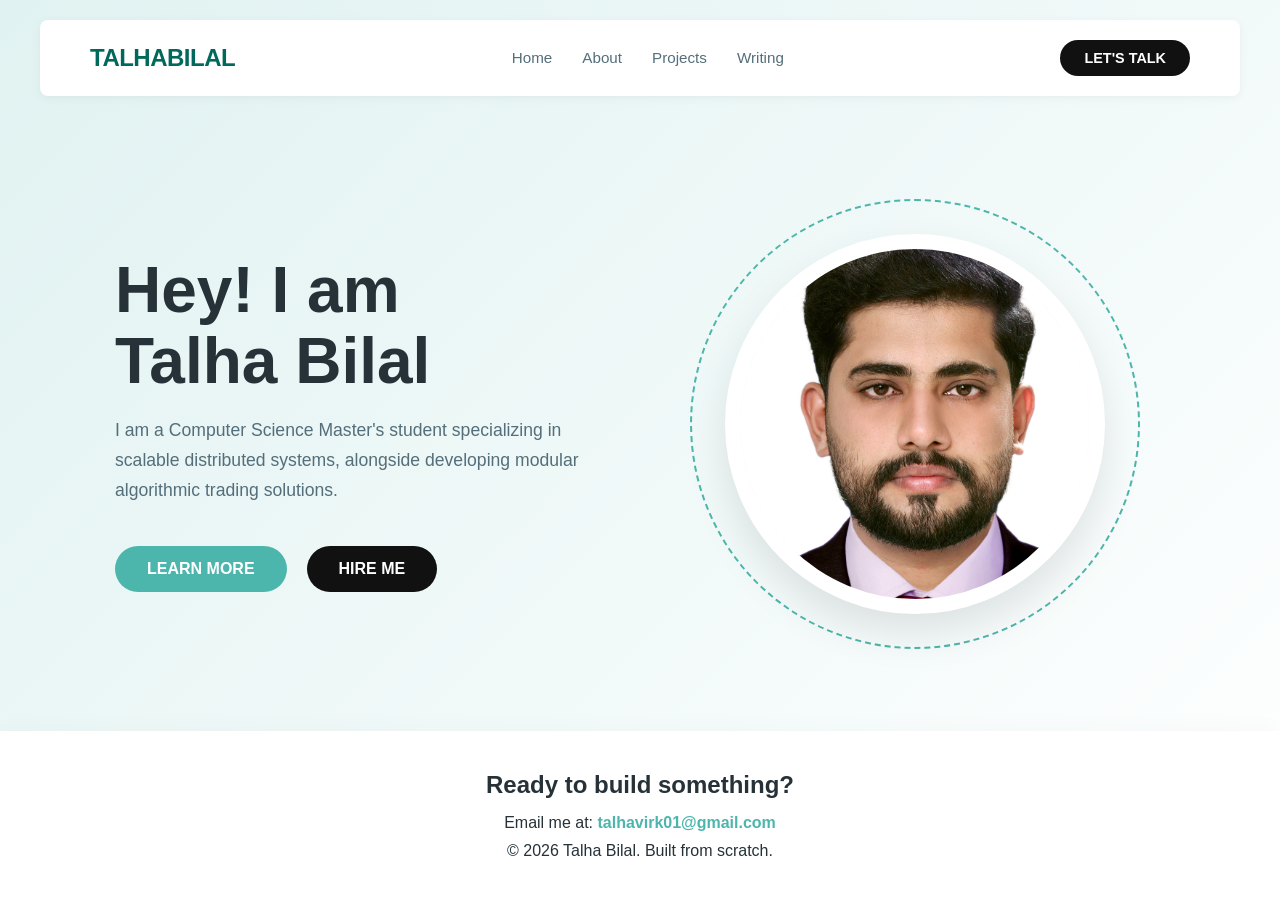
<file: index.html>
<!DOCTYPE html>
<html lang="en">

<head>
    <meta charset="UTF-8">
    <meta name="viewport" content="width=device-width, initial-scale=1.0">
    <title>Talha Bilal | Web Developer Portfolio</title>
    <link rel="stylesheet" href="style.css">
</head>

<body>

    <header>
        <div class="logo">TALHABILAL</div>
        <nav>
            <ul>
                <li><a href="index.html">Home</a></li>
                <li><a href="about.html">About</a></li>
                <li><a href="projects.html">Projects</a></li>
                <li><a href="writing.html">Writing</a></li>
            </ul>
        </nav>
        <a href="contact.html" class="btn-talk">LET'S TALK</a>
    </header>

    <section class="hero" id="home">

        <div class="hero-content">
            <h1>Hey! I am<br>Talha Bilal</h1>
            <p>I am a Computer Science Master's student specializing in scalable distributed systems, alongside
                developing modular algorithmic trading solutions.</p>

            <div class="button-group">
                <a href="projects.html" class="btn-primary">LEARN MORE</a>
                <a href="contact.html" class="btn-secondary">HIRE ME</a>
            </div>
        </div>

        <div class="hero-image">
            <div class="image-wrapper">
                <img src="assets/talha-profile.jpg" alt="Talha Bilal" class="profile-pic">
            </div>
        </div>

    </section>

    <footer>
        <h2>Ready to build something?</h2>
        <p>Email me at: <a href="mailto:talhavirk01@gmail.com">talhavirk01@gmail.com</a></p>
        <p style="margin-top: 10px;">&copy; 2026 Talha Bilal. Built from scratch.</p>
    </footer>

</body>

</html>
</file>
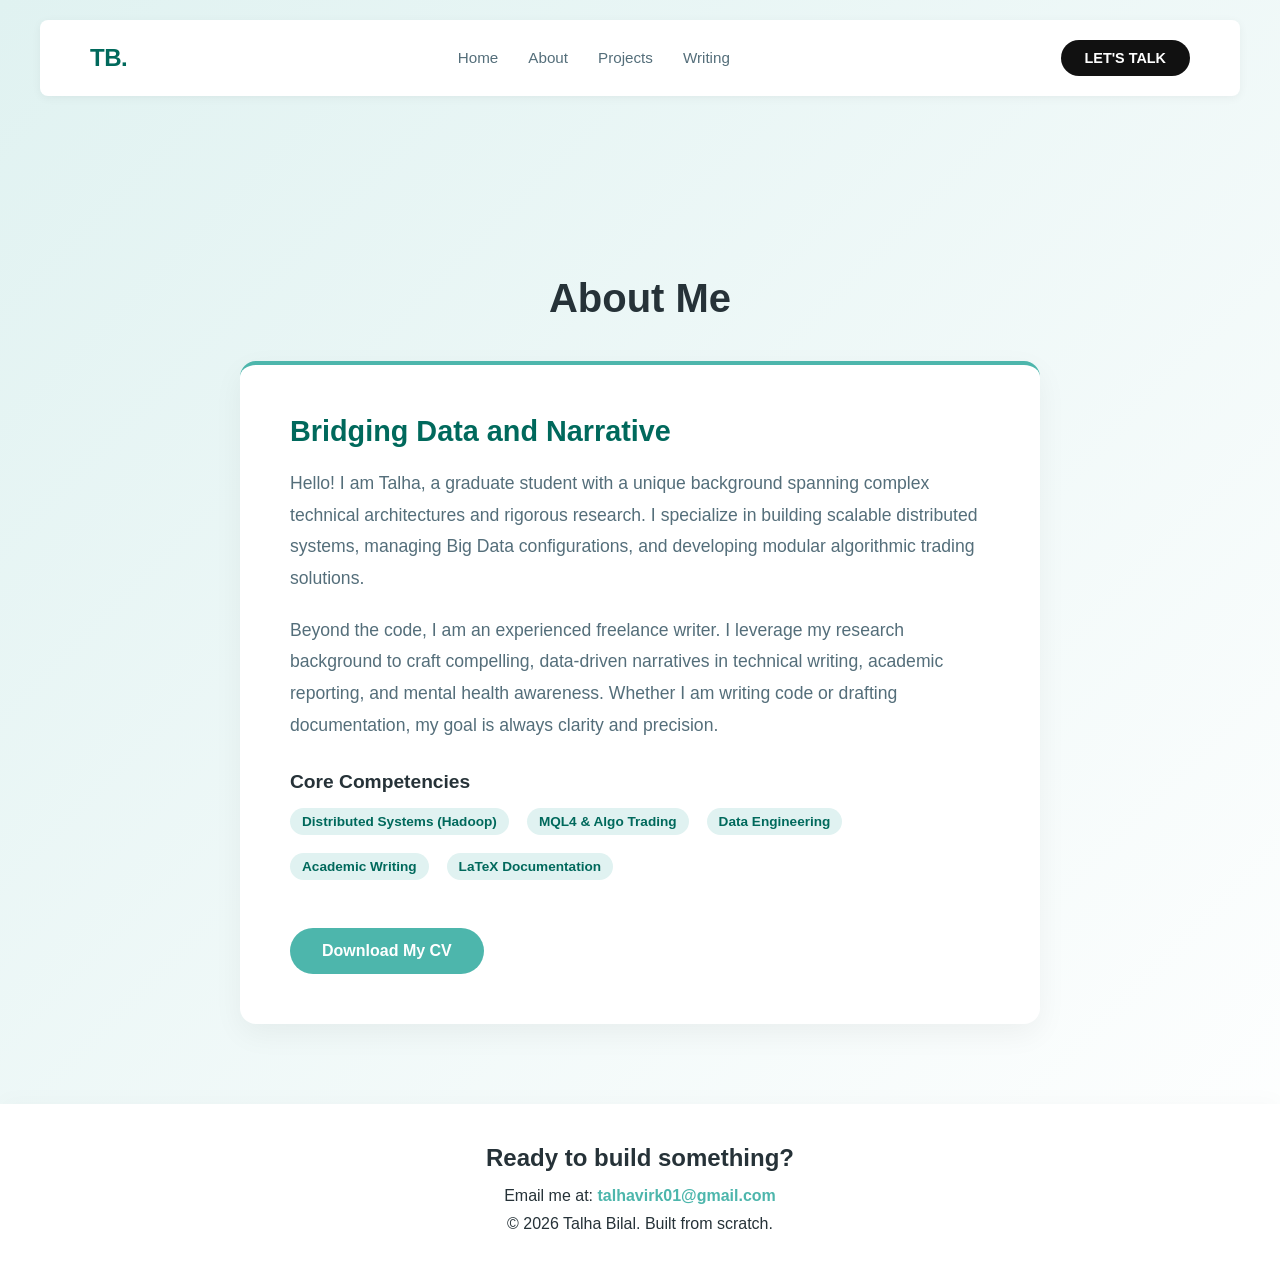
<file: about.html>
<!DOCTYPE html>
<html lang="en">

<head>
    <meta charset="UTF-8">
    <meta name="viewport" content="width=device-width, initial-scale=1.0">
    <title>Talha Bilal | About</title>
    <link rel="stylesheet" href="style.css">
</head>

<body>

    <header>
        <div class="logo">TB.</div>
        <nav>
            <ul>
                <li><a href="index.html">Home</a></li>
                <li><a href="about.html">About</a></li>
                <li><a href="projects.html">Projects</a></li>
                <li><a href="writing.html">Writing</a></li>
            </ul>
        </nav>
        <a href="contact.html" class="btn-talk">LET'S TALK</a>
    </header>

    <div class="container" style="padding-top: 80px; padding-bottom: 80px; min-height: 70vh;">
        <h2 class="section-title">About Me</h2>

        <div class="card" style="max-width: 800px; margin: 0 auto; padding: 50px;">
            <h3 style="font-size: 1.8rem; margin-bottom: 20px; color: var(--dark-teal);">Bridging Data and Narrative
            </h3>

            <p style="font-size: 1.1rem; color: var(--light-text); margin-bottom: 20px; line-height: 1.8;">
                Hello! I am Talha, a graduate student with a unique background spanning complex technical architectures
                and rigorous research. I specialize in building scalable distributed systems, managing Big Data
                configurations, and developing modular algorithmic trading solutions.
            </p>

            <p style="font-size: 1.1rem; color: var(--light-text); margin-bottom: 30px; line-height: 1.8;">
                Beyond the code, I am an experienced freelance writer. I leverage my research background to craft
                compelling, data-driven narratives in technical writing, academic reporting, and mental health
                awareness. Whether I am writing code or drafting documentation, my goal is always clarity and precision.
            </p>

            <h4 style="margin-bottom: 15px; color: var(--dark-text); font-size: 1.2rem;">Core Competencies</h4>
            <div style="display: flex; flex-wrap: wrap; gap: 10px; margin-bottom: 40px;">
                <span class="tag">Distributed Systems (Hadoop)</span>
                <span class="tag">MQL4 & Algo Trading</span>
                <span class="tag">Data Engineering</span>
                <span class="tag">Academic Writing</span>
                <span class="tag">LaTeX Documentation</span>
            </div>

            <a href="assets/Talha_Bilal_Resume.pdf" target="_blank" class="btn-primary" style="display: inline-block;">
                Download My CV
            </a>
        </div>
    </div>

    <footer>
        <h2>Ready to build something?</h2>
        <p>Email me at: <a href="mailto:talhavirk01@gmail.com">talhavirk01@gmail.com</a></p>
        <p style="margin-top: 10px;">&copy; 2026 Talha Bilal. Built from scratch.</p>
    </footer>

</body>

</html>
</file>
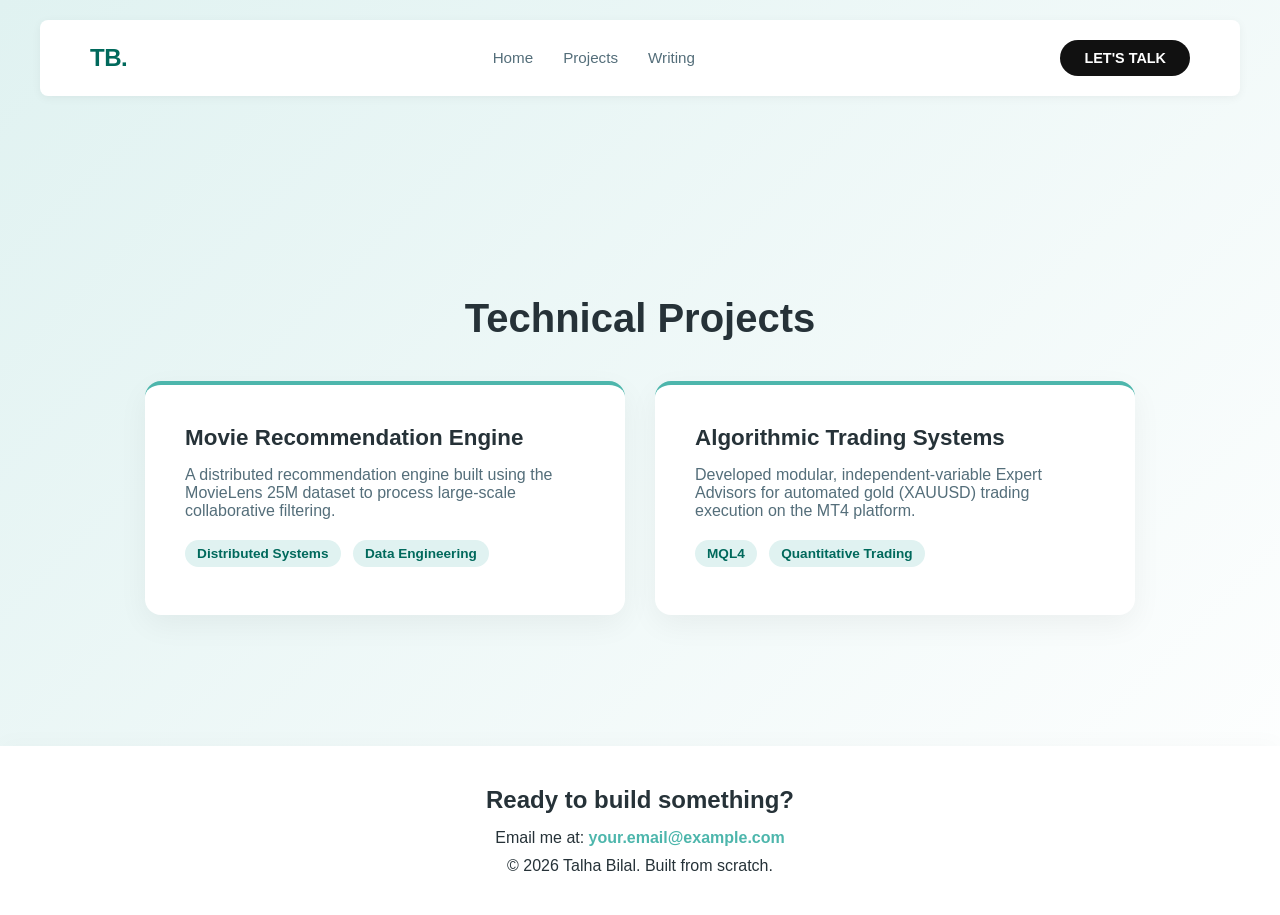
<file: projects.html>
<!DOCTYPE html>
<html lang="en">

<head>
    <meta charset="UTF-8">
    <meta name="viewport" content="width=device-width, initial-scale=1.0">
    <title>Talha Bilal | Projects</title>
    <link rel="stylesheet" href="style.css">
</head>

<body>

    <header>
        <div class="logo">TB.</div>
        <nav>
            <ul>
                <li><a href="index.html">Home</a></li>
                <li><a href="projects.html">Projects</a></li>
                <li><a href="writing.html">Writing</a></li>
            </ul>
        </nav>
        <a href="contact.html" class="btn-talk">LET'S TALK</a>
    </header>

    <div class="container" style="padding-top: 100px; min-height: 70vh;">
        <h2 class="section-title">Technical Projects</h2>
        <div class="grid">
            <div class="card">
                <h3>Movie Recommendation Engine</h3>
                <p>A distributed recommendation engine built using the MovieLens 25M dataset to process large-scale
                    collaborative filtering.</p>
                <span class="tag">Distributed Systems</span>
                <span class="tag">Data Engineering</span>
            </div>
            <div class="card">
                <h3>Algorithmic Trading Systems</h3>
                <p>Developed modular, independent-variable Expert Advisors for automated gold (XAUUSD) trading execution
                    on the MT4 platform.</p>
                <span class="tag">MQL4</span>
                <span class="tag">Quantitative Trading</span>
            </div>
        </div>
    </div>

    <footer>
        <h2>Ready to build something?</h2>
        <p>Email me at: <a href="mailto:your.email@example.com">your.email@example.com</a></p>
        <p style="margin-top: 10px;">&copy; 2026 Talha Bilal. Built from scratch.</p>
    </footer>

</body>

</html>
</file>
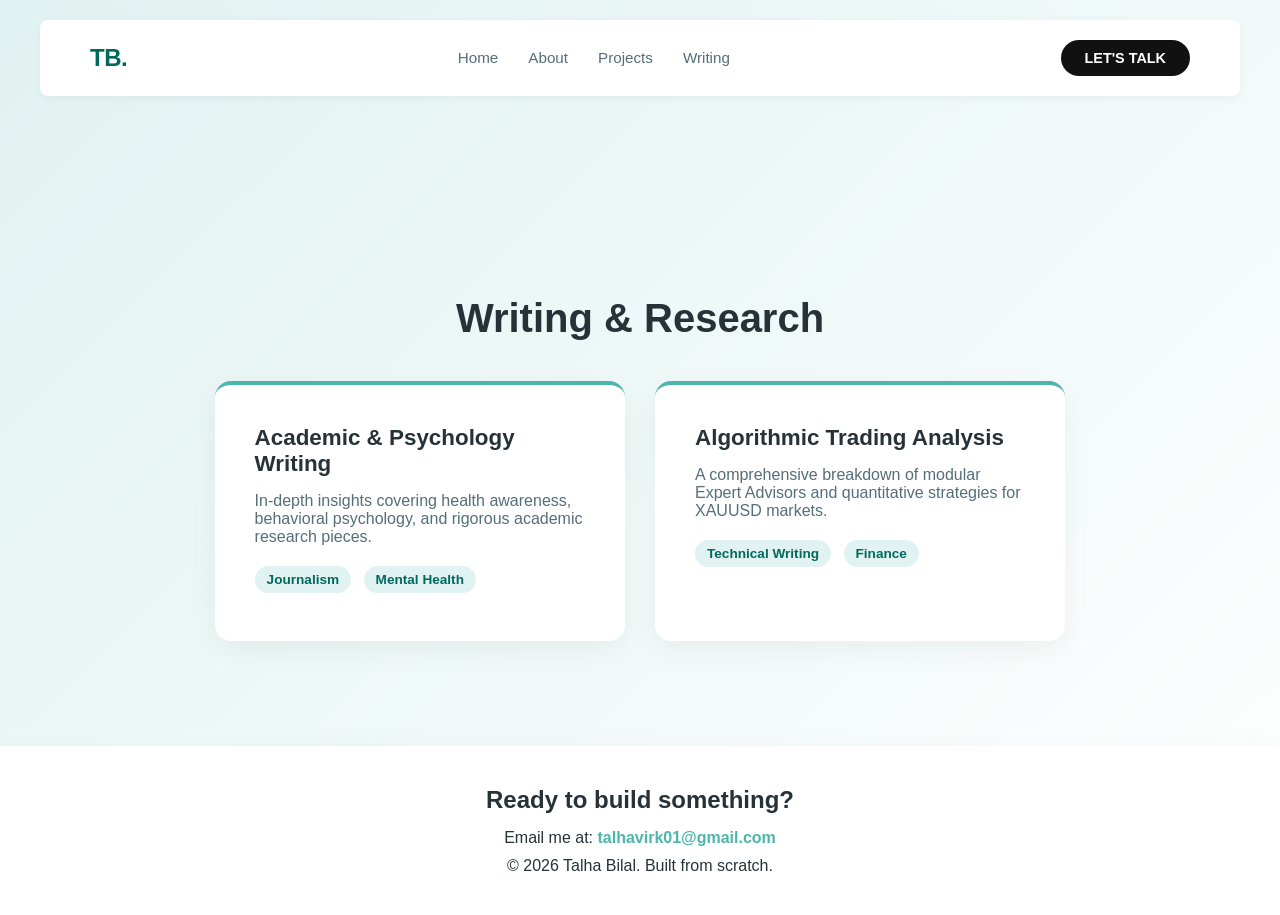
<file: writing.html>
<!DOCTYPE html>
<html lang="en">

<head>
    <meta charset="UTF-8">
    <meta name="viewport" content="width=device-width, initial-scale=1.0">
    <title>Talha Bilal | Writing</title>
    <link rel="stylesheet" href="style.css">
</head>

<body>

    <header>
        <div class="logo">TB.</div>
        <nav>
            <ul>
                <li><a href="index.html">Home</a></li>
                <li><a href="about.html">About</a></li>
                <li><a href="projects.html">Projects</a></li>
                <li><a href="writing.html">Writing</a></li>
            </ul>
        </nav>
        <a href="contact.html" class="btn-talk">LET'S TALK</a>
    </header>

    <div class="container" style="padding-top: 100px; min-height: 70vh;">
        <h2 class="section-title">Writing & Research</h2>

        <div class="grid">
            <div class="card">
                <h3>Academic & Psychology Writing</h3>
                <p>In-depth insights covering health awareness, behavioral psychology, and rigorous academic research
                    pieces.</p>
                <span class="tag">Journalism</span>
                <span class="tag">Mental Health</span>
            </div>

            <div class="card">
                <h3>Algorithmic Trading Analysis</h3>
                <p>A comprehensive breakdown of modular Expert Advisors and quantitative strategies for XAUUSD markets.
                </p>
                <span class="tag">Technical Writing</span>
                <span class="tag">Finance</span>
            </div>
        </div>
    </div>

    <footer>
        <h2>Ready to build something?</h2>
        <p>Email me at: <a href="mailto:talhavirk01@gmail.com">talhavirk01@gmail.com</a></p>
        <p style="margin-top: 10px;">&copy; 2026 Talha Bilal. Built from scratch.</p>
    </footer>

</body>

</html>
</file>
<file: style.css>
/* =========================================
   Theme: Modern Teal Two-Column
   ========================================= */

:root {
    --primary-teal: #4db6ac;
    --dark-teal: #00695c;
    --dark-text: #263238;
    --light-text: #546e7a;
    --bg-gradient: linear-gradient(135deg, #e0f2f1 0%, #ffffff 100%);
    --white: #ffffff;
    --black: #111111;
}

* {
    margin: 0;
    padding: 0;
    box-sizing: border-box;
    font-family: "Segoe UI", Roboto, Helvetica, Arial, sans-serif;
}

body {
    background: var(--bg-gradient);
    color: var(--dark-text);
    min-height: 100vh;
    display: flex;
    flex-direction: column;
}

/* Top Navigation */
header {
    background-color: var(--white);
    padding: 20px 50px;
    display: flex;
    justify-content: space-between;
    align-items: center;
    box-shadow: 0 2px 10px rgba(0, 0, 0, 0.05);
    border-radius: 8px;
    margin: 20px auto;
    max-width: 1200px;
    width: 95%;
}

.logo {
    font-size: 1.5rem;
    font-weight: 800;
    color: var(--dark-teal);
    letter-spacing: -0.5px;
}

nav ul {
    display: flex;
    list-style: none;
    gap: 30px;
}

nav ul li a {
    text-decoration: none;
    color: var(--light-text);
    font-weight: 500;
    font-size: 0.95rem;
    transition: color 0.3s ease;
}

nav ul li a:hover {
    color: var(--primary-teal);
}

.btn-talk {
    background-color: var(--black);
    color: var(--white);
    padding: 10px 24px;
    border-radius: 50px;
    text-decoration: none;
    font-weight: 600;
    font-size: 0.9rem;
    transition: background 0.3s;
}

.btn-talk:hover {
    background-color: var(--dark-text);
}

/* Hero Section */
.hero {
    max-width: 1200px;
    margin: 60px auto;
    padding: 0 50px;
    display: flex;
    align-items: center;
    justify-content: space-between;
    gap: 50px;
    flex-grow: 1;
}

.hero-content {
    flex: 1;
    max-width: 550px;
}

.hero-content h1 {
    font-size: 4rem;
    line-height: 1.1;
    color: var(--dark-text);
    margin-bottom: 20px;
}

.hero-content p {
    font-size: 1.1rem;
    color: var(--light-text);
    line-height: 1.7;
    margin-bottom: 40px;
}

/* Buttons */
.button-group {
    display: flex;
    gap: 20px;
}

.btn-primary {
    background-color: var(--primary-teal);
    color: var(--white);
    padding: 14px 32px;
    border-radius: 50px;
    text-decoration: none;
    font-weight: 600;
    transition: background 0.3s;
}

.btn-primary:hover {
    background-color: var(--dark-teal);
}

.btn-secondary {
    background-color: var(--black);
    color: var(--white);
    padding: 14px 32px;
    border-radius: 50px;
    text-decoration: none;
    font-weight: 600;
    transition: background 0.3s;
}

.btn-secondary:hover {
    background-color: var(--dark-text);
}

/* Hero Image */
.hero-image {
    flex: 1;
    display: flex;
    justify-content: center;
    position: relative;
}

.image-wrapper {
    width: 450px;
    height: 450px;
    border-radius: 50%;
    border: 2px dashed var(--primary-teal);
    display: flex;
    align-items: center;
    justify-content: center;
    position: relative;
}

.profile-pic {
    width: 380px;
    height: 380px;
    border-radius: 50%;
    background-color: var(--dark-teal);
    object-fit: cover;
    border: 15px solid var(--white);
    box-shadow: 0 20px 40px rgba(0, 0, 0, 0.1);
}

/* Sections & Cards (For Projects & Writing pages) */
.section-title {
    text-align: center;
    font-size: 2.5rem;
    color: var(--dark-text);
    margin: 80px 0 40px;
}

.container {
    max-width: 1200px;
    margin: 0 auto;
    padding: 0 50px;
}

.grid {
    display: grid;
    grid-template-columns: repeat(auto-fit, minmax(320px, 1fr));
    gap: 30px;
    margin-bottom: 80px;
}

.card {
    background: var(--white);
    padding: 40px;
    border-radius: 16px;
    box-shadow: 0 10px 30px rgba(0, 0, 0, 0.05);
    transition: transform 0.3s ease, box-shadow 0.3s ease;
    border-top: 4px solid var(--primary-teal);
}

.card:hover {
    transform: translateY(-10px);
    box-shadow: 0 20px 40px rgba(0, 0, 0, 0.1);
}

.card h3 {
    font-size: 1.4rem;
    margin-bottom: 15px;
    color: var(--dark-text);
}

.card p {
    color: var(--light-text);
    margin-bottom: 20px;
}

.tag {
    display: inline-block;
    background: #e0f2f1;
    color: var(--dark-teal);
    font-size: 0.85rem;
    font-weight: 600;
    padding: 6px 12px;
    border-radius: 50px;
    margin-right: 8px;
    margin-bottom: 8px;
}

/* Footer */
footer {
    background-color: var(--white);
    text-align: center;
    padding: 40px 20px;
    box-shadow: 0 -5px 20px rgba(0, 0, 0, 0.02);
    width: 100%;
}

footer h2 {
    margin-bottom: 15px;
    color: var(--dark-text);
    font-size: 1.5rem;
}

footer a {
    color: var(--primary-teal);
    font-weight: 600;
    text-decoration: none;
}

/* Responsive Design */
@media (max-width: 900px) {
    .hero {
        flex-direction: column;
        text-align: center;
        margin: 40px auto;
    }

    .hero-content {
        padding-right: 0;
    }

    .button-group {
        justify-content: center;
    }

    nav ul {
        display: none;
    }
}
</file>
